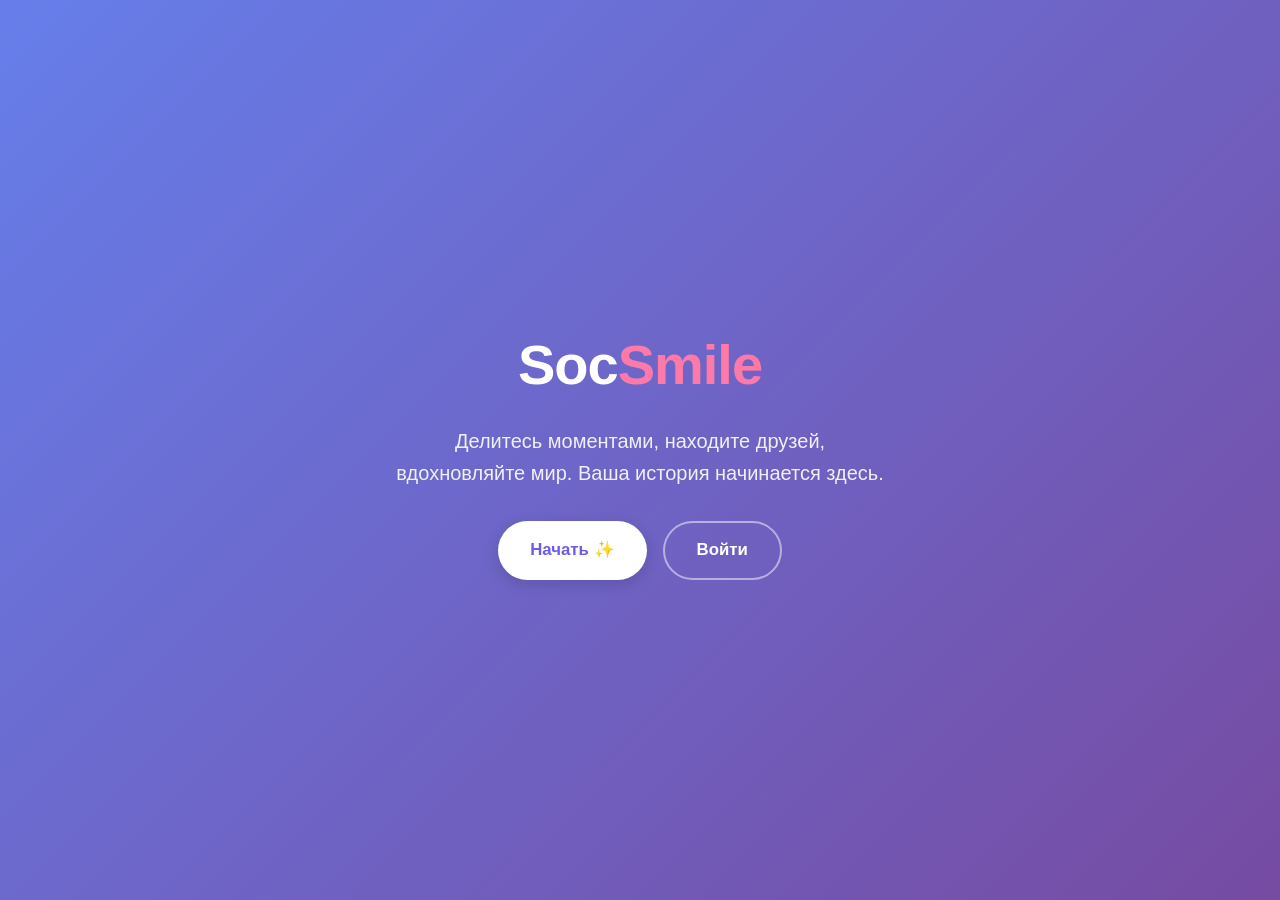
<file: out/static/index.html>
<!DOCTYPE html>
<html lang="ru">
<head>
    <meta charset="UTF-8">
    <meta name="viewport" content="width=device-width, initial-scale=1.0">
    <title>SocSmile — Делись моментами</title>
    <link rel="stylesheet" href="css/style.css">
</head>
<body>
<div class="landing">
    <h1>Soc<span>Smile</span></h1>
    <p>Делитесь моментами, находите друзей, вдохновляйте мир. Ваша история начинается здесь.</p>
    <div class="landing-buttons">
        <a href="register.html" class="btn-white btn">Начать ✨</a>
        <a href="login.html" class="btn-outline btn">Войти</a>
    </div>
</div>
</body>
</html>
</file>
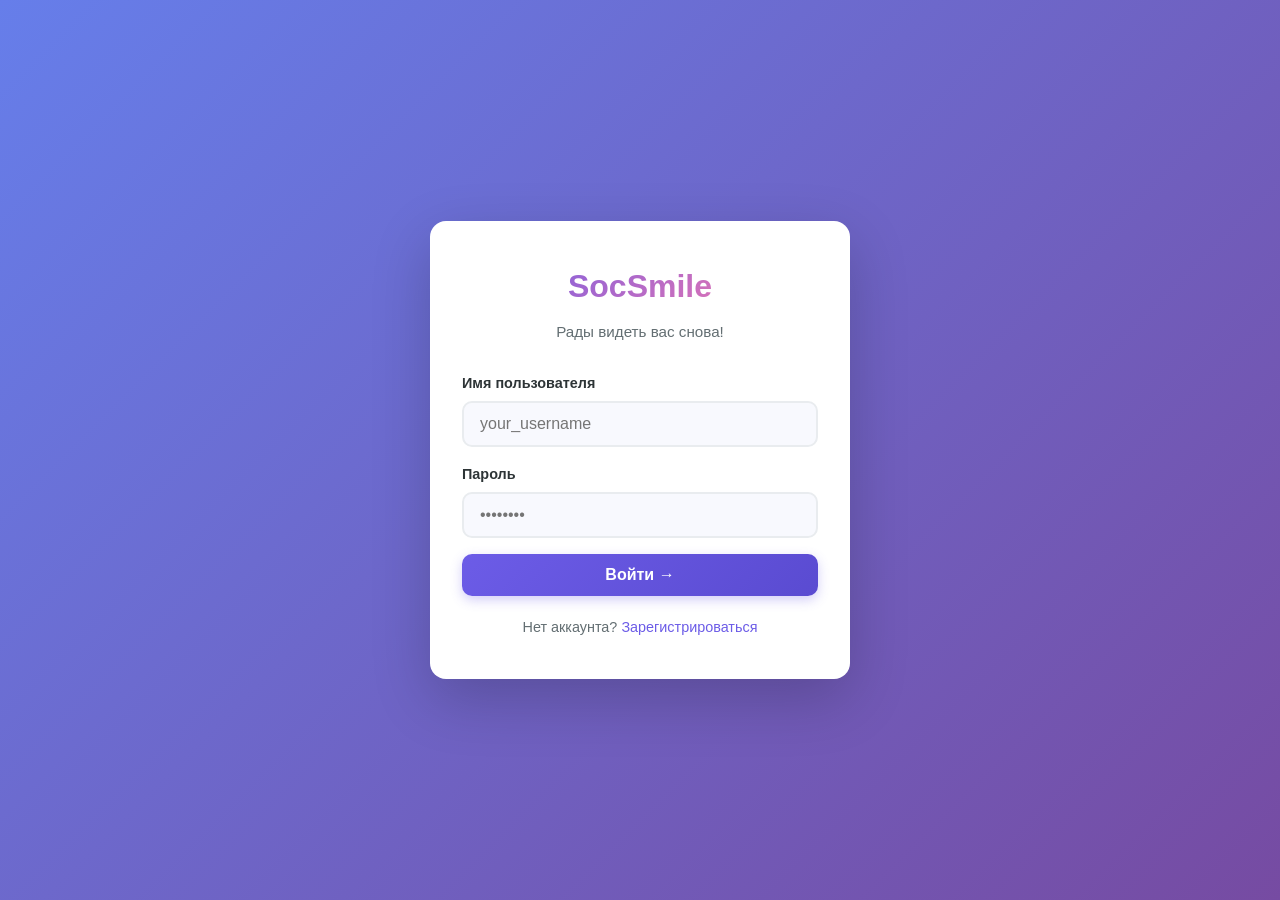
<file: out/static/feed.html>
<!DOCTYPE html>
<html lang="ru">
<head>
    <meta charset="UTF-8">
    <meta name="viewport" content="width=device-width, initial-scale=1.0">
    <title>Лента — SocSmile</title>
    <link rel="stylesheet" href="css/style.css">
    <link rel="stylesheet" href="css/feed.css">
</head>
<body>
<nav class="navbar">
    <a href="feed.html" class="navbar-brand">Soc<span>Smile</span></a>
    <div class="navbar-user">
        <img id="navAvatar" class="navbar-avatar" src="" alt="">
        <span id="navUsername" class="navbar-username"></span>
        <button id="logoutBtn" class="navbar-logout">Выйти</button>
    </div>
</nav>

<div class="container">
    <!-- Stats -->
    <div class="stats-bar">
        <div class="stat-item">
            <div class="stat-number" id="postCount">0</div>
            <div class="stat-label">Постов</div>
        </div>
        <div class="stat-item">
            <div class="stat-number" id="likeCount">0</div>
            <div class="stat-label">Лайков</div>
        </div>
        <div class="stat-item">
            <div class="stat-number" id="userCount">0</div>
            <div class="stat-label">Пользователей</div>
        </div>
    </div>

    <!-- Post Creator -->
    <div class="post-creator">
        <div class="card">
            <div class="post-creator-header">
                <img id="creatorAvatar" class="post-creator-avatar" src="" alt="">
                <textarea id="postText" placeholder="Что у вас нового?" rows="2"></textarea>
            </div>
            <div class="post-creator-footer">
                <span class="char-count" id="charCount">0/500</span>
                <button id="postBtn" class="btn btn-primary btn-sm">Опубликовать</button>
            </div>
        </div>
    </div>

    <!-- Posts Feed -->
    <div id="feed">
        <div class="feed-loading">
            <div class="spinner"></div>
            <p>Загрузка...</p>
        </div>
    </div>
</div>

<script src="js/auth.js"></script>
<script src="js/api.js"></script>
<script src="js/feed.js"></script>
<script>
document.addEventListener('DOMContentLoaded', () => {
    auth.requireAuth();
    feed.init();
    document.getElementById('logoutBtn').addEventListener('click', () => {
        auth.logout();
    });
});
</script>
</body>
</html>
</file>
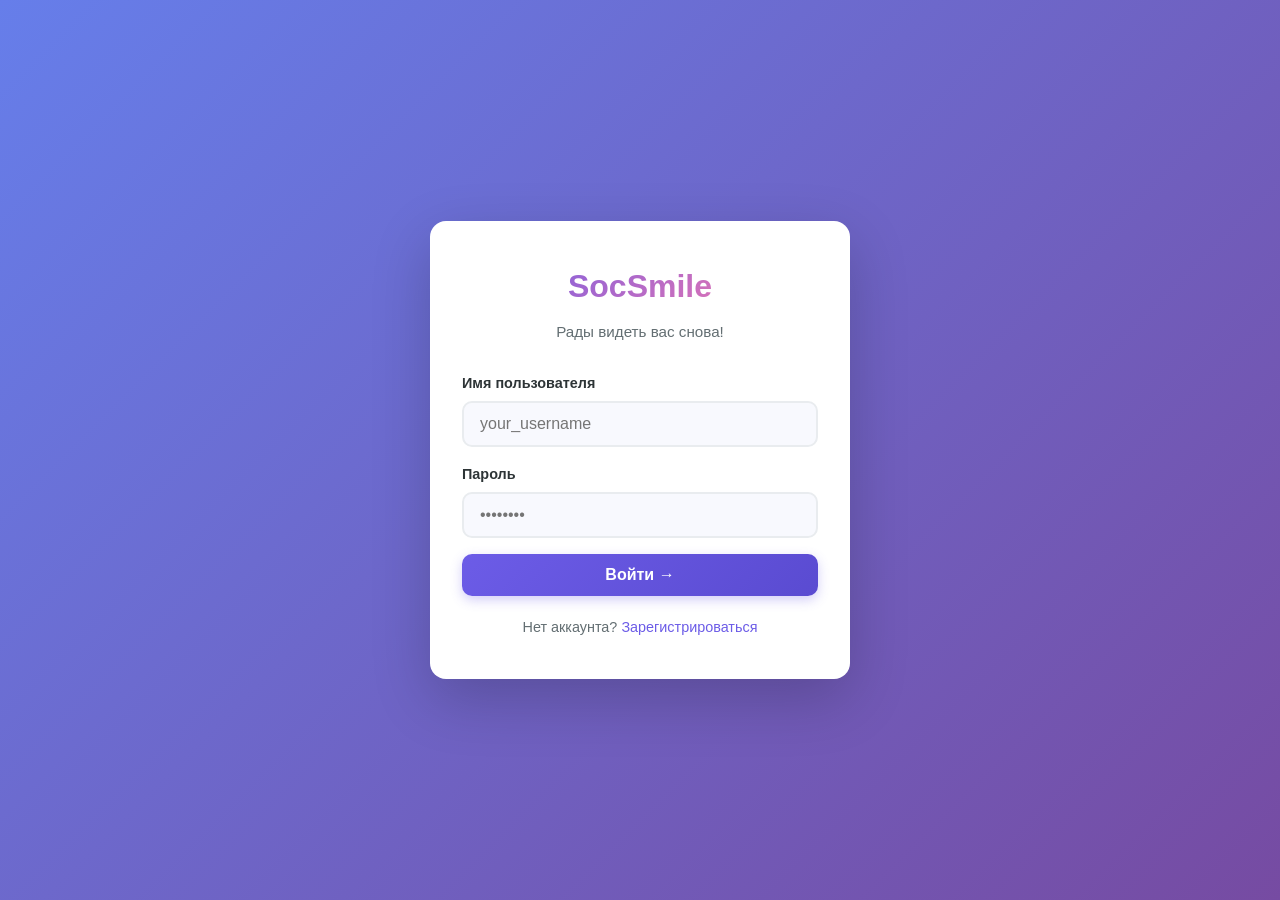
<file: out/static/login.html>
<!DOCTYPE html>
<html lang="ru">
<head>
    <meta charset="UTF-8">
    <meta name="viewport" content="width=device-width, initial-scale=1.0">
    <title>Вход — SocSmile</title>
    <link rel="stylesheet" href="css/style.css">
</head>
<body>
<div class="auth-wrapper">
    <div class="auth-card">
        <h1>Soc<span>Smile</span></h1>
        <p class="subtitle">Рады видеть вас снова!</p>

        <div id="alert" class="alert" style="display:none;"></div>

        <form id="loginForm">
            <div class="form-group">
                <label for="username">Имя пользователя</label>
                <input type="text" id="username" class="form-control" placeholder="your_username" required>
            </div>
            <div class="form-group">
                <label for="password">Пароль</label>
                <input type="password" id="password" class="form-control" placeholder="••••••••" required>
            </div>
            <button type="submit" class="btn btn-primary btn-full">Войти →</button>
        </form>

        <p class="auth-link">Нет аккаунта? <a href="register.html">Зарегистрироваться</a></p>
    </div>
</div>

<script src="js/auth.js"></script>
<script src="js/api.js"></script>
<script>
document.getElementById('loginForm').addEventListener('submit', async (e) => {
    e.preventDefault();
    const username = document.getElementById('username').value.trim();
    const password = document.getElementById('password').value;

    try {
        const result = await api.login(username, password);
        if (result.success) {
            auth.setSession(result.token, result);
            window.location.href = 'feed.html';
        } else {
            showAlert('Неверное имя пользователя или пароль', 'error');
        }
    } catch (err) {
        showAlert('Ошибка подключения: ' + err.message, 'error');
    }
});

function showAlert(message, type) {
    const alert = document.getElementById('alert');
    alert.textContent = message;
    alert.className = 'alert alert-' + type;
    alert.style.display = 'block';
    setTimeout(() => alert.style.display = 'none', 4000);
}
</script>
</body>
</html>
</file>
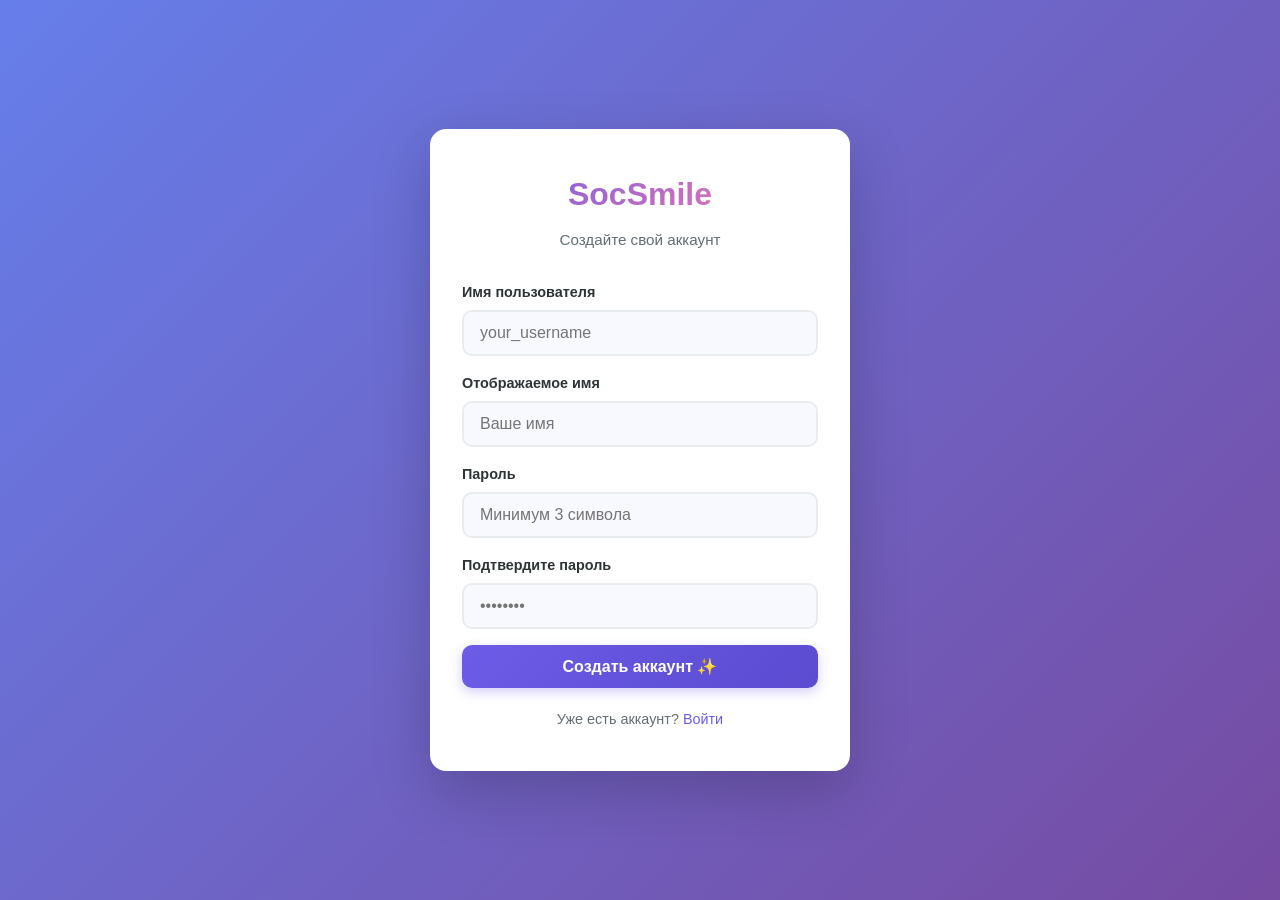
<file: out/static/register.html>
<!DOCTYPE html>
<html lang="ru">
<head>
    <meta charset="UTF-8">
    <meta name="viewport" content="width=device-width, initial-scale=1.0">
    <title>Регистрация — SocSmile</title>
    <link rel="stylesheet" href="css/style.css">
</head>
<body>
<div class="auth-wrapper">
    <div class="auth-card">
        <h1>Soc<span>Smile</span></h1>
        <p class="subtitle">Создайте свой аккаунт</p>

        <div id="alert" class="alert" style="display:none;"></div>

        <form id="registerForm">
            <div class="form-group">
                <label for="username">Имя пользователя</label>
                <input type="text" id="username" class="form-control" placeholder="your_username" required minlength="3">
            </div>
            <div class="form-group">
                <label for="displayName">Отображаемое имя</label>
                <input type="text" id="displayName" class="form-control" placeholder="Ваше имя" required>
            </div>
            <div class="form-group">
                <label for="password">Пароль</label>
                <input type="password" id="password" class="form-control" placeholder="Минимум 3 символа" required minlength="3">
            </div>
            <div class="form-group">
                <label for="passwordConfirm">Подтвердите пароль</label>
                <input type="password" id="passwordConfirm" class="form-control" placeholder="••••••••" required>
            </div>
            <button type="submit" class="btn btn-primary btn-full">Создать аккаунт ✨</button>
        </form>

        <p class="auth-link">Уже есть аккаунт? <a href="login.html">Войти</a></p>
    </div>
</div>

<script src="js/auth.js"></script>
<script src="js/api.js"></script>
<script>
document.getElementById('registerForm').addEventListener('submit', async (e) => {
    e.preventDefault();
    const username = document.getElementById('username').value.trim();
    const displayName = document.getElementById('displayName').value.trim();
    const password = document.getElementById('password').value;
    const passwordConfirm = document.getElementById('passwordConfirm').value;

    if (password !== passwordConfirm) {
        showAlert('Пароли не совпадают', 'error');
        return;
    }

    try {
        const result = await api.register(username, password, displayName);
        if (result.success) {
            auth.setSession(result.token, result);
            window.location.href = 'feed.html';
        } else {
            showAlert(result.error || 'Ошибка регистрации', 'error');
        }
    } catch (err) {
        showAlert('Ошибка подключения: ' + err.message, 'error');
    }
});

function showAlert(message, type) {
    const alert = document.getElementById('alert');
    alert.textContent = message;
    alert.className = 'alert alert-' + type;
    alert.style.display = 'block';
    setTimeout(() => alert.style.display = 'none', 4000);
}
</script>
</body>
</html>
</file>
<file: out/static/css/style.css>
/* ===== CSS Variables ===== */
:root {
    --primary: #6c5ce7;
    --primary-dark: #5a4bd1;
    --primary-light: #a29bfe;
    --accent: #fd79a8;
    --bg: #f8f9fe;
    --bg-card: #ffffff;
    --text: #2d3436;
    --text-light: #636e72;
    --text-muted: #b2bec3;
    --border: #e9ecef;
    --shadow: 0 2px 12px rgba(108, 92, 231, 0.08);
    --shadow-hover: 0 4px 20px rgba(108, 92, 231, 0.15);
    --radius: 16px;
    --radius-sm: 10px;
    --transition: 0.25s cubic-bezier(0.4, 0, 0.2, 1);
    --max-width: 600px;
}

/* ===== Reset & Base ===== */
*, *::before, *::after {
    margin: 0;
    padding: 0;
    box-sizing: border-box;
}

body {
    font-family: -apple-system, BlinkMacSystemFont, 'Segoe UI', Roboto, 'Helvetica Neue', Arial, sans-serif;
    background: var(--bg);
    color: var(--text);
    line-height: 1.6;
    min-height: 100vh;
}

a {
    color: var(--primary);
    text-decoration: none;
}

a:hover {
    color: var(--primary-dark);
}

img {
    max-width: 100%;
    display: block;
}

/* ===== Navbar ===== */
.navbar {
    background: linear-gradient(135deg, var(--primary), var(--primary-dark));
    color: white;
    padding: 0 20px;
    height: 60px;
    display: flex;
    align-items: center;
    justify-content: space-between;
    position: sticky;
    top: 0;
    z-index: 100;
    box-shadow: 0 2px 10px rgba(108, 92, 231, 0.3);
}

.navbar-brand {
    font-size: 1.5rem;
    font-weight: 800;
    color: white;
    letter-spacing: -0.5px;
}

.navbar-brand span {
    color: var(--accent);
}

.navbar-user {
    display: flex;
    align-items: center;
    gap: 12px;
}

.navbar-avatar {
    width: 36px;
    height: 36px;
    border-radius: 50%;
    border: 2px solid rgba(255,255,255,0.4);
    object-fit: cover;
}

.navbar-username {
    font-weight: 600;
    font-size: 0.95rem;
    color: white;
}

.navbar-logout {
    background: rgba(255,255,255,0.2);
    color: white;
    border: none;
    padding: 6px 16px;
    border-radius: 20px;
    cursor: pointer;
    font-size: 0.85rem;
    font-weight: 600;
    transition: var(--transition);
}

.navbar-logout:hover {
    background: rgba(255,255,255,0.35);
    color: white;
}

/* ===== Container ===== */
.container {
    max-width: var(--max-width);
    margin: 0 auto;
    padding: 20px 16px;
}

/* ===== Cards ===== */
.card {
    background: var(--bg-card);
    border-radius: var(--radius);
    box-shadow: var(--shadow);
    padding: 20px;
    margin-bottom: 16px;
    transition: var(--transition);
    border: 1px solid var(--border);
}

.card:hover {
    box-shadow: var(--shadow-hover);
}

/* ===== Forms ===== */
.form-group {
    margin-bottom: 16px;
}

.form-group label {
    display: block;
    font-weight: 600;
    margin-bottom: 6px;
    font-size: 0.9rem;
    color: var(--text);
}

.form-control {
    width: 100%;
    padding: 12px 16px;
    border: 2px solid var(--border);
    border-radius: var(--radius-sm);
    font-size: 1rem;
    transition: var(--transition);
    background: var(--bg);
    color: var(--text);
    font-family: inherit;
}

.form-control:focus {
    outline: none;
    border-color: var(--primary);
    box-shadow: 0 0 0 3px rgba(108, 92, 231, 0.15);
}

textarea.form-control {
    resize: vertical;
    min-height: 100px;
}

/* ===== Buttons ===== */
.btn {
    display: inline-flex;
    align-items: center;
    justify-content: center;
    gap: 8px;
    padding: 12px 24px;
    border: none;
    border-radius: var(--radius-sm);
    font-size: 1rem;
    font-weight: 700;
    cursor: pointer;
    transition: var(--transition);
    font-family: inherit;
}

.btn-primary {
    background: linear-gradient(135deg, var(--primary), var(--primary-dark));
    color: white;
    box-shadow: 0 4px 12px rgba(108, 92, 231, 0.3);
}

.btn-primary:hover {
    transform: translateY(-1px);
    box-shadow: 0 6px 16px rgba(108, 92, 231, 0.4);
}

.btn-primary:active {
    transform: translateY(0);
}

.btn-full {
    width: 100%;
}

.btn-sm {
    padding: 8px 16px;
    font-size: 0.85rem;
}

/* ===== Typography ===== */
h1, h2, h3 {
    font-weight: 800;
}

.text-center {
    text-align: center;
}

.text-muted {
    color: var(--text-light);
}

/* ===== Auth Pages ===== */
.auth-wrapper {
    min-height: 100vh;
    display: flex;
    align-items: center;
    justify-content: center;
    padding: 20px;
    background: linear-gradient(135deg, #667eea 0%, #764ba2 100%);
}

.auth-card {
    background: white;
    border-radius: var(--radius);
    padding: 40px 32px;
    width: 100%;
    max-width: 420px;
    box-shadow: 0 20px 60px rgba(0,0,0,0.2);
}

.auth-card h1 {
    text-align: center;
    margin-bottom: 8px;
    font-size: 2rem;
    background: linear-gradient(135deg, var(--primary), var(--accent));
    -webkit-background-clip: text;
    -webkit-text-fill-color: transparent;
    background-clip: text;
}

.auth-card .subtitle {
    text-align: center;
    color: var(--text-light);
    margin-bottom: 28px;
    font-size: 0.95rem;
}

.auth-link {
    text-align: center;
    margin-top: 20px;
    font-size: 0.9rem;
    color: var(--text-light);
}

/* ===== Toast / Alerts ===== */
.alert {
    padding: 12px 16px;
    border-radius: var(--radius-sm);
    margin-bottom: 16px;
    font-size: 0.9rem;
    font-weight: 500;
}

.alert-error {
    background: #ffe0e6;
    color: #d63031;
    border: 1px solid #fab1b8;
}

.alert-success {
    background: #d4f5e9;
    color: #00b894;
    border: 1px solid #55efc4;
}

/* ===== Landing Page ===== */
.landing {
    min-height: 100vh;
    background: linear-gradient(135deg, #667eea 0%, #764ba2 100%);
    display: flex;
    flex-direction: column;
    align-items: center;
    justify-content: center;
    text-align: center;
    color: white;
    padding: 40px 20px;
}

.landing h1 {
    font-size: 3.5rem;
    font-weight: 900;
    margin-bottom: 16px;
    letter-spacing: -1px;
}

.landing h1 span {
    color: var(--accent);
}

.landing p {
    font-size: 1.25rem;
    opacity: 0.9;
    max-width: 500px;
    margin-bottom: 32px;
}

.landing-buttons {
    display: flex;
    gap: 16px;
    flex-wrap: wrap;
    justify-content: center;
}

.landing .btn-white {
    background: white;
    color: var(--primary);
    padding: 14px 32px;
    border-radius: 30px;
    font-weight: 700;
    font-size: 1.05rem;
    transition: var(--transition);
    box-shadow: 0 4px 15px rgba(0,0,0,0.15);
}

.landing .btn-white:hover {
    transform: translateY(-2px);
    box-shadow: 0 8px 25px rgba(0,0,0,0.2);
}

.landing .btn-outline {
    background: transparent;
    color: white;
    padding: 14px 32px;
    border-radius: 30px;
    font-weight: 700;
    font-size: 1.05rem;
    border: 2px solid rgba(255,255,255,0.5);
    transition: var(--transition);
}

.landing .btn-outline:hover {
    background: rgba(255,255,255,0.15);
    border-color: white;
}

/* ===== Empty State ===== */
.empty-state {
    text-align: center;
    padding: 60px 20px;
    color: var(--text-muted);
}

.empty-state .icon {
    font-size: 4rem;
    margin-bottom: 16px;
}

.empty-state h3 {
    margin-bottom: 8px;
    color: var(--text-light);
}

/* ===== Responsive ===== */
@media (max-width: 640px) {
    .landing h1 {
        font-size: 2.5rem;
    }

    .landing p {
        font-size: 1.05rem;
    }

    .auth-card {
        padding: 30px 24px;
    }

    .navbar-username {
        display: none;
    }
}
</file>
<file: out/static/css/feed.css>
/* ===== Post Creator ===== */
.post-creator {
    margin-bottom: 20px;
}

.post-creator .card {
    padding: 16px;
}

.post-creator-header {
    display: flex;
    align-items: center;
    gap: 12px;
    margin-bottom: 12px;
}

.post-creator-avatar {
    width: 44px;
    height: 44px;
    border-radius: 50%;
    object-fit: cover;
}

.post-creator textarea {
    flex: 1;
    border: none;
    background: transparent;
    font-size: 1rem;
    resize: none;
    min-height: 60px;
    font-family: inherit;
    color: var(--text);
}

.post-creator textarea:focus {
    outline: none;
}

.post-creator-footer {
    display: flex;
    justify-content: space-between;
    align-items: center;
    margin-top: 12px;
    padding-top: 12px;
    border-top: 1px solid var(--border);
}

.post-creator-footer .char-count {
    font-size: 0.8rem;
    color: var(--text-muted);
}

/* ===== Post Card ===== */
.post-card {
    padding: 0;
    overflow: hidden;
}

.post-card .card {
    border-radius: var(--radius);
    margin-bottom: 16px;
}

.post-header {
    display: flex;
    align-items: center;
    gap: 12px;
    padding: 16px 20px 0;
}

.post-avatar {
    width: 44px;
    height: 44px;
    border-radius: 50%;
    object-fit: cover;
    cursor: pointer;
}

.post-author {
    font-weight: 700;
    font-size: 1rem;
    cursor: pointer;
    color: var(--text);
}

.post-author:hover {
    color: var(--primary);
}

.post-time {
    font-size: 0.8rem;
    color: var(--text-muted);
}

.post-text {
    padding: 12px 20px;
    font-size: 0.95rem;
    line-height: 1.6;
    white-space: pre-wrap;
    word-wrap: break-word;
}

.post-image {
    width: 100%;
    max-height: 500px;
    object-fit: cover;
    cursor: pointer;
}

.post-actions {
    display: flex;
    align-items: center;
    gap: 4px;
    padding: 8px 12px 12px;
    border-top: 1px solid var(--border);
    margin-top: 4px;
}

.post-action-btn {
    display: inline-flex;
    align-items: center;
    gap: 6px;
    padding: 8px 14px;
    border: none;
    background: transparent;
    border-radius: 8px;
    cursor: pointer;
    font-size: 0.9rem;
    font-weight: 600;
    color: var(--text-light);
    transition: var(--transition);
    font-family: inherit;
}

.post-action-btn:hover {
    background: var(--bg);
}

.post-action-btn.liked {
    color: #e74c3c;
}

.post-action-btn.liked .heart-icon {
    animation: heartBeat 0.4s ease;
}

@keyframes heartBeat {
    0% { transform: scale(1); }
    30% { transform: scale(1.3); }
    60% { transform: scale(0.9); }
    100% { transform: scale(1); }
}

/* ===== Feed Loading ===== */
.feed-loading {
    text-align: center;
    padding: 40px;
    color: var(--text-muted);
}

.feed-loading .spinner {
    width: 40px;
    height: 40px;
    border: 4px solid var(--border);
    border-top-color: var(--primary);
    border-radius: 50%;
    animation: spin 0.8s linear infinite;
    margin: 0 auto 16px;
}

@keyframes spin {
    to { transform: rotate(360deg); }
}

/* ===== Stats Bar ===== */
.stats-bar {
    display: flex;
    justify-content: center;
    gap: 32px;
    padding: 20px;
    margin-bottom: 20px;
}

.stat-item {
    text-align: center;
}

.stat-number {
    font-size: 1.8rem;
    font-weight: 800;
    color: var(--primary);
}

.stat-label {
    font-size: 0.8rem;
    color: var(--text-muted);
    text-transform: uppercase;
    letter-spacing: 0.5px;
    font-weight: 600;
}
</file>
